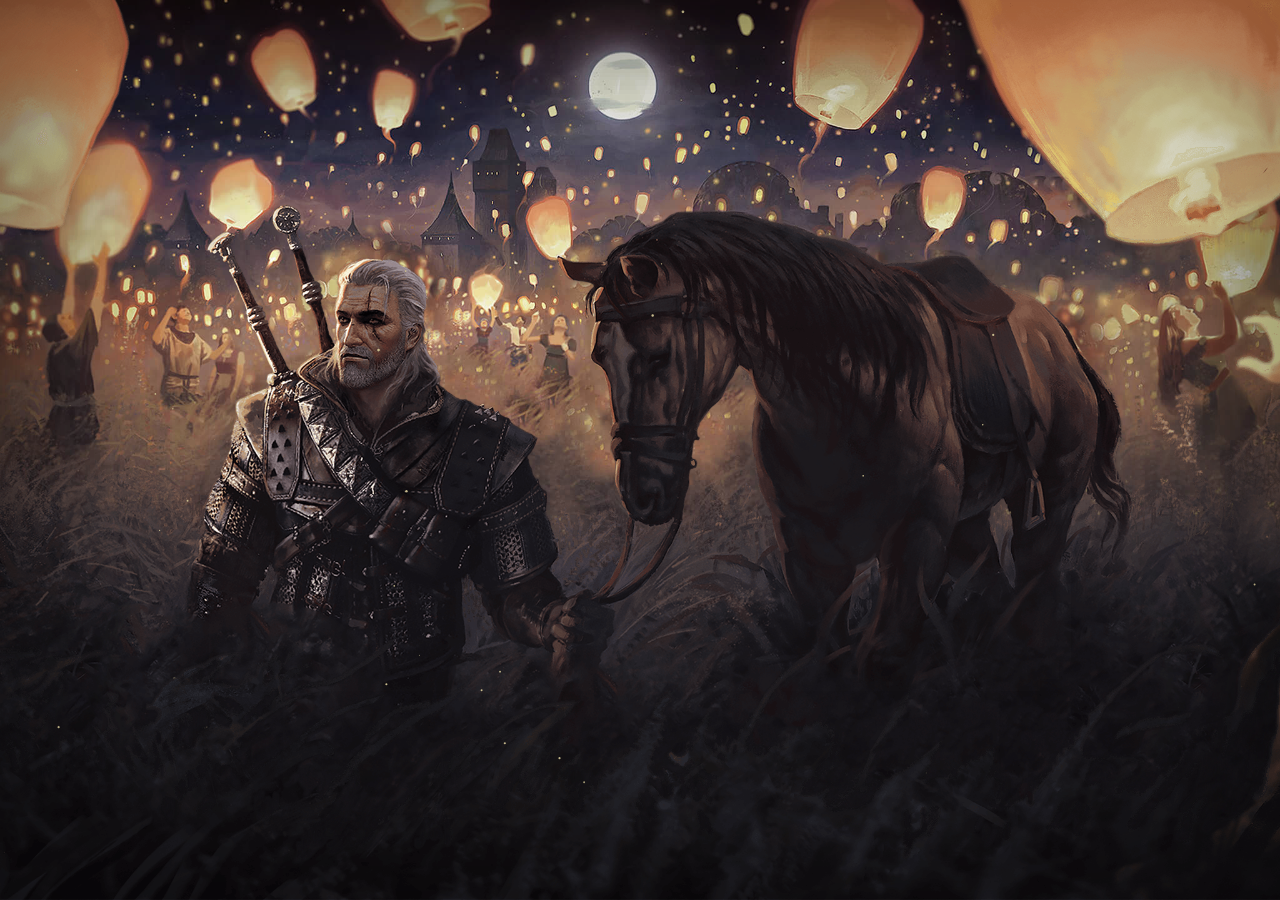
<file: index.html>
<!DOCTYPE html><html><head><meta charset="utf-8"><title>The Witcher Parallax</title><meta http-equiv="X-UA-Compatible" content="IE=edge"><meta name="viewport" content="width=device-width,initial-scale=1,maximum-scale=1"><link rel="shortcut icon" href="./assets/icons/favicon.ico" type="image/x-icon"><link rel="stylesheet" href="css/main.min.css"></head><body class="body"><div class="swiper slider"><div class="swiper-wrapper wrapper"><div class="swiper-slide item"><div class="layer back1" data-swiper-parallax="40%"></div><div class="layer middle1" data-swiper-parallax="27%"></div><canvas class="particles layer" data-swiper-parallax="16%" data-color="#C8BC8E"></canvas><div class="layer front1" data-swiper-parallax="16%"></div></div><div class="swiper-slide item"><div class="layer back2" data-swiper-parallax="40%"></div><div class="layer geralt" data-swiper-parallax="27%"></div><div class="layer yennefer" data-swiper-parallax="25%"></div><canvas class="particles layer" data-swiper-parallax="16%" data-color="#A1AFD4"></canvas><div class="layer front2" data-swiper-parallax="16%"></div></div><div class="swiper-slide item"><div class="layer back3" data-swiper-parallax="40%"></div><div class="layer middle3" data-swiper-parallax="35%"></div><div class="layer ciri" data-swiper-parallax="27%"></div><canvas class="particles layer" data-swiper-parallax="16%" data-color="#E0C09A"></canvas><div class="layer front3" data-swiper-parallax="16%"></div></div></div></div><script src="js/common.min.js"></script></body></html>
</file>
<file: css/main.min.css>
@font-face{font-family:swiper-icons;src:url('data:application/font-woff;charset=utf-8;base64, [base64]//wADZ2x5ZgAAAywAAADMAAAD2MHtryVoZWFkAAABbAAAADAAAAA2E2+eoWhoZWEAAAGcAAAAHwAAACQC9gDzaG10eAAAAigAAAAZAAAArgJkABFsb2NhAAAC0AAAAFoAAABaFQAUGG1heHAAAAG8AAAAHwAAACAAcABAbmFtZQAAA/gAAAE5AAACXvFdBwlwb3N0AAAFNAAAAGIAAACE5s74hXjaY2BkYGAAYpf5Hu/j+W2+MnAzMYDAzaX6QjD6/4//Bxj5GA8AuRwMYGkAPywL13jaY2BkYGA88P8Agx4j+/8fQDYfA1AEBWgDAIB2BOoAeNpjYGRgYNBh4GdgYgABEMnIABJzYNADCQAACWgAsQB42mNgYfzCOIGBlYGB0YcxjYGBwR1Kf2WQZGhhYGBiYGVmgAFGBiQQkOaawtDAoMBQxXjg/wEGPcYDDA4wNUA2CCgwsAAAO4EL6gAAeNpj2M0gyAACqxgGNWBkZ2D4/wMA+xkDdgAAAHjaY2BgYGaAYBkGRgYQiAHyGMF8FgYHIM3DwMHABGQrMOgyWDLEM1T9/w8UBfEMgLzE////P/5//f/V/xv+r4eaAAeMbAxwIUYmIMHEgKYAYjUcsDAwsLKxc3BycfPw8jEQA/[base64]/uznmfPFBNODM2K7MTQ45YEAZqGP81AmGGcF3iPqOop0r1SPTaTbVkfUe4HXj97wYE+yNwWYxwWu4v1ugWHgo3S1XdZEVqWM7ET0cfnLGxWfkgR42o2PvWrDMBSFj/IHLaF0zKjRgdiVMwScNRAoWUoH78Y2icB/yIY09An6AH2Bdu/UB+yxopYshQiEvnvu0dURgDt8QeC8PDw7Fpji3fEA4z/PEJ6YOB5hKh4dj3EvXhxPqH/SKUY3rJ7srZ4FZnh1PMAtPhwP6fl2PMJMPDgeQ4rY8YT6Gzao0eAEA409DuggmTnFnOcSCiEiLMgxCiTI6Cq5DZUd3Qmp10vO0LaLTd2cjN4fOumlc7lUYbSQcZFkutRG7g6JKZKy0RmdLY680CDnEJ+UMkpFFe1RN7nxdVpXrC4aTtnaurOnYercZg2YVmLN/d/gczfEimrE/fs/bOuq29Zmn8tloORaXgZgGa78yO9/cnXm2BpaGvq25Dv9S4E9+5SIc9PqupJKhYFSSl47+Qcr1mYNAAAAeNptw0cKwkAAAMDZJA8Q7OUJvkLsPfZ6zFVERPy8qHh2YER+3i/BP83vIBLLySsoKimrqKqpa2hp6+jq6RsYGhmbmJqZSy0sraxtbO3sHRydnEMU4uR6yx7JJXveP7WrDycAAAAAAAH//wACeNpjYGRgYOABYhkgZgJCZgZNBkYGLQZtIJsFLMYAAAw3ALgAeNolizEKgDAQBCchRbC2sFER0YD6qVQiBCv/H9ezGI6Z5XBAw8CBK/m5iQQVauVbXLnOrMZv2oLdKFa8Pjuru2hJzGabmOSLzNMzvutpB3N42mNgZGBg4GKQYzBhYMxJLMlj4GBgAYow/P/PAJJhLM6sSoWKfWCAAwDAjgbRAAB42mNgYGBkAIIbCZo5IPrmUn0hGA0AO8EFTQAA');font-weight:400;font-style:normal}:root{--swiper-theme-color:#007aff}.swiper{margin-left:auto;margin-right:auto;position:relative;overflow:hidden;list-style:none;padding:0;z-index:1}.swiper-vertical>.swiper-wrapper{flex-direction:column}.swiper-wrapper{position:relative;width:100%;height:100%;z-index:1;display:flex;transition-property:transform;box-sizing:content-box}.swiper-android .swiper-slide,.swiper-wrapper{transform:translate3d(0,0,0)}.swiper-pointer-events{touch-action:pan-y}.swiper-pointer-events.swiper-vertical{touch-action:pan-x}.swiper-slide{flex-shrink:0;width:100%;height:100%;position:relative;transition-property:transform}.swiper-slide-invisible-blank{visibility:hidden}.swiper-autoheight,.swiper-autoheight .swiper-slide{height:auto}.swiper-autoheight .swiper-wrapper{align-items:flex-start;transition-property:transform,height}.swiper-backface-hidden .swiper-slide{transform:translateZ(0);-webkit-backface-visibility:hidden;backface-visibility:hidden}.swiper-3d,.swiper-3d.swiper-css-mode .swiper-wrapper{perspective:1200px}.swiper-3d .swiper-cube-shadow,.swiper-3d .swiper-slide,.swiper-3d .swiper-slide-shadow,.swiper-3d .swiper-slide-shadow-bottom,.swiper-3d .swiper-slide-shadow-left,.swiper-3d .swiper-slide-shadow-right,.swiper-3d .swiper-slide-shadow-top,.swiper-3d .swiper-wrapper{transform-style:preserve-3d}.swiper-3d .swiper-slide-shadow,.swiper-3d .swiper-slide-shadow-bottom,.swiper-3d .swiper-slide-shadow-left,.swiper-3d .swiper-slide-shadow-right,.swiper-3d .swiper-slide-shadow-top{position:absolute;left:0;top:0;width:100%;height:100%;pointer-events:none;z-index:10}.swiper-3d .swiper-slide-shadow{background:rgba(0,0,0,.15)}.swiper-3d .swiper-slide-shadow-left{background-image:linear-gradient(to left,rgba(0,0,0,.5),rgba(0,0,0,0))}.swiper-3d .swiper-slide-shadow-right{background-image:linear-gradient(to right,rgba(0,0,0,.5),rgba(0,0,0,0))}.swiper-3d .swiper-slide-shadow-top{background-image:linear-gradient(to top,rgba(0,0,0,.5),rgba(0,0,0,0))}.swiper-3d .swiper-slide-shadow-bottom{background-image:linear-gradient(to bottom,rgba(0,0,0,.5),rgba(0,0,0,0))}.swiper-css-mode>.swiper-wrapper{overflow:auto;scrollbar-width:none;-ms-overflow-style:none}.swiper-css-mode>.swiper-wrapper::-webkit-scrollbar{display:none}.swiper-css-mode>.swiper-wrapper>.swiper-slide{scroll-snap-align:start start}.swiper-horizontal.swiper-css-mode>.swiper-wrapper{scroll-snap-type:x mandatory}.swiper-vertical.swiper-css-mode>.swiper-wrapper{scroll-snap-type:y mandatory}.swiper-centered>.swiper-wrapper::before{content:'';flex-shrink:0;order:9999}.swiper-centered.swiper-horizontal>.swiper-wrapper>.swiper-slide:first-child{margin-inline-start:var(--swiper-centered-offset-before)}.swiper-centered.swiper-horizontal>.swiper-wrapper::before{height:100%;min-height:1px;width:var(--swiper-centered-offset-after)}.swiper-centered.swiper-vertical>.swiper-wrapper>.swiper-slide:first-child{margin-block-start:var(--swiper-centered-offset-before)}.swiper-centered.swiper-vertical>.swiper-wrapper::before{width:100%;min-width:1px;height:var(--swiper-centered-offset-after)}.swiper-centered>.swiper-wrapper>.swiper-slide{scroll-snap-align:center center}.swiper-virtual .swiper-slide{-webkit-backface-visibility:hidden;transform:translateZ(0)}.swiper-virtual.swiper-css-mode .swiper-wrapper::after{content:'';position:absolute;left:0;top:0;pointer-events:none}.swiper-virtual.swiper-css-mode.swiper-horizontal .swiper-wrapper::after{height:1px;width:var(--swiper-virtual-size)}.swiper-virtual.swiper-css-mode.swiper-vertical .swiper-wrapper::after{width:1px;height:var(--swiper-virtual-size)}:root{--swiper-navigation-size:44px}.swiper-button-next,.swiper-button-prev{position:absolute;top:50%;width:calc(var(--swiper-navigation-size)/ 44 * 27);height:var(--swiper-navigation-size);margin-top:calc(0px - (var(--swiper-navigation-size)/ 2));z-index:10;cursor:pointer;display:flex;align-items:center;justify-content:center;color:var(--swiper-navigation-color,var(--swiper-theme-color))}.swiper-button-next.swiper-button-disabled,.swiper-button-prev.swiper-button-disabled{opacity:.35;cursor:auto;pointer-events:none}.swiper-button-next.swiper-button-hidden,.swiper-button-prev.swiper-button-hidden{opacity:0;cursor:auto;pointer-events:none}.swiper-navigation-disabled .swiper-button-next,.swiper-navigation-disabled .swiper-button-prev{display:none!important}.swiper-button-next:after,.swiper-button-prev:after{font-family:swiper-icons;font-size:var(--swiper-navigation-size);text-transform:none!important;letter-spacing:0;font-variant:initial;line-height:1}.swiper-button-prev,.swiper-rtl .swiper-button-next{left:10px;right:auto}.swiper-button-prev:after,.swiper-rtl .swiper-button-next:after{content:'prev'}.swiper-button-next,.swiper-rtl .swiper-button-prev{right:10px;left:auto}.swiper-button-next:after,.swiper-rtl .swiper-button-prev:after{content:'next'}.swiper-button-lock{display:none}.swiper-pagination{position:absolute;text-align:center;transition:.3s opacity;transform:translate3d(0,0,0);z-index:10}.swiper-pagination.swiper-pagination-hidden{opacity:0}.swiper-pagination-disabled>.swiper-pagination,.swiper-pagination.swiper-pagination-disabled{display:none!important}.swiper-horizontal>.swiper-pagination-bullets,.swiper-pagination-bullets.swiper-pagination-horizontal,.swiper-pagination-custom,.swiper-pagination-fraction{bottom:10px;left:0;width:100%}.swiper-pagination-bullets-dynamic{overflow:hidden;font-size:0}.swiper-pagination-bullets-dynamic .swiper-pagination-bullet{transform:scale(.33);position:relative}.swiper-pagination-bullets-dynamic .swiper-pagination-bullet-active{transform:scale(1)}.swiper-pagination-bullets-dynamic .swiper-pagination-bullet-active-main{transform:scale(1)}.swiper-pagination-bullets-dynamic .swiper-pagination-bullet-active-prev{transform:scale(.66)}.swiper-pagination-bullets-dynamic .swiper-pagination-bullet-active-prev-prev{transform:scale(.33)}.swiper-pagination-bullets-dynamic .swiper-pagination-bullet-active-next{transform:scale(.66)}.swiper-pagination-bullets-dynamic .swiper-pagination-bullet-active-next-next{transform:scale(.33)}.swiper-pagination-bullet{width:var(--swiper-pagination-bullet-width,var(--swiper-pagination-bullet-size,8px));height:var(--swiper-pagination-bullet-height,var(--swiper-pagination-bullet-size,8px));display:inline-block;border-radius:50%;background:var(--swiper-pagination-bullet-inactive-color,#000);opacity:var(--swiper-pagination-bullet-inactive-opacity,.2)}button.swiper-pagination-bullet{border:none;margin:0;padding:0;box-shadow:none;-webkit-appearance:none;appearance:none}.swiper-pagination-clickable .swiper-pagination-bullet{cursor:pointer}.swiper-pagination-bullet:only-child{display:none!important}.swiper-pagination-bullet-active{opacity:var(--swiper-pagination-bullet-opacity,1);background:var(--swiper-pagination-color,var(--swiper-theme-color))}.swiper-pagination-vertical.swiper-pagination-bullets,.swiper-vertical>.swiper-pagination-bullets{right:10px;top:50%;transform:translate3d(0,-50%,0)}.swiper-pagination-vertical.swiper-pagination-bullets .swiper-pagination-bullet,.swiper-vertical>.swiper-pagination-bullets .swiper-pagination-bullet{margin:var(--swiper-pagination-bullet-vertical-gap,6px) 0;display:block}.swiper-pagination-vertical.swiper-pagination-bullets.swiper-pagination-bullets-dynamic,.swiper-vertical>.swiper-pagination-bullets.swiper-pagination-bullets-dynamic{top:50%;transform:translateY(-50%);width:8px}.swiper-pagination-vertical.swiper-pagination-bullets.swiper-pagination-bullets-dynamic .swiper-pagination-bullet,.swiper-vertical>.swiper-pagination-bullets.swiper-pagination-bullets-dynamic .swiper-pagination-bullet{display:inline-block;transition:.2s transform,.2s top}.swiper-horizontal>.swiper-pagination-bullets .swiper-pagination-bullet,.swiper-pagination-horizontal.swiper-pagination-bullets .swiper-pagination-bullet{margin:0 var(--swiper-pagination-bullet-horizontal-gap,4px)}.swiper-horizontal>.swiper-pagination-bullets.swiper-pagination-bullets-dynamic,.swiper-pagination-horizontal.swiper-pagination-bullets.swiper-pagination-bullets-dynamic{left:50%;transform:translateX(-50%);white-space:nowrap}.swiper-horizontal>.swiper-pagination-bullets.swiper-pagination-bullets-dynamic .swiper-pagination-bullet,.swiper-pagination-horizontal.swiper-pagination-bullets.swiper-pagination-bullets-dynamic .swiper-pagination-bullet{transition:.2s transform,.2s left}.swiper-horizontal.swiper-rtl>.swiper-pagination-bullets-dynamic .swiper-pagination-bullet{transition:.2s transform,.2s right}.swiper-pagination-progressbar{background:rgba(0,0,0,.25);position:absolute}.swiper-pagination-progressbar .swiper-pagination-progressbar-fill{background:var(--swiper-pagination-color,var(--swiper-theme-color));position:absolute;left:0;top:0;width:100%;height:100%;transform:scale(0);transform-origin:left top}.swiper-rtl .swiper-pagination-progressbar .swiper-pagination-progressbar-fill{transform-origin:right top}.swiper-horizontal>.swiper-pagination-progressbar,.swiper-pagination-progressbar.swiper-pagination-horizontal,.swiper-pagination-progressbar.swiper-pagination-vertical.swiper-pagination-progressbar-opposite,.swiper-vertical>.swiper-pagination-progressbar.swiper-pagination-progressbar-opposite{width:100%;height:4px;left:0;top:0}.swiper-horizontal>.swiper-pagination-progressbar.swiper-pagination-progressbar-opposite,.swiper-pagination-progressbar.swiper-pagination-horizontal.swiper-pagination-progressbar-opposite,.swiper-pagination-progressbar.swiper-pagination-vertical,.swiper-vertical>.swiper-pagination-progressbar{width:4px;height:100%;left:0;top:0}.swiper-pagination-lock{display:none}.swiper-scrollbar{border-radius:10px;position:relative;-ms-touch-action:none;background:rgba(0,0,0,.1)}.swiper-scrollbar-disabled>.swiper-scrollbar,.swiper-scrollbar.swiper-scrollbar-disabled{display:none!important}.swiper-horizontal>.swiper-scrollbar,.swiper-scrollbar.swiper-scrollbar-horizontal{position:absolute;left:1%;bottom:3px;z-index:50;height:5px;width:98%}.swiper-scrollbar.swiper-scrollbar-vertical,.swiper-vertical>.swiper-scrollbar{position:absolute;right:3px;top:1%;z-index:50;width:5px;height:98%}.swiper-scrollbar-drag{height:100%;width:100%;position:relative;background:rgba(0,0,0,.5);border-radius:10px;left:0;top:0}.swiper-scrollbar-cursor-drag{cursor:move}.swiper-scrollbar-lock{display:none}.swiper-zoom-container{width:100%;height:100%;display:flex;justify-content:center;align-items:center;text-align:center}.swiper-zoom-container>canvas,.swiper-zoom-container>img,.swiper-zoom-container>svg{max-width:100%;max-height:100%;object-fit:contain}.swiper-slide-zoomed{cursor:move}.swiper-lazy-preloader{width:42px;height:42px;position:absolute;left:50%;top:50%;margin-left:-21px;margin-top:-21px;z-index:10;transform-origin:50%;box-sizing:border-box;border:4px solid var(--swiper-preloader-color,var(--swiper-theme-color));border-radius:50%;border-top-color:transparent}.swiper-watch-progress .swiper-slide-visible .swiper-lazy-preloader,.swiper:not(.swiper-watch-progress) .swiper-lazy-preloader{animation:swiper-preloader-spin 1s infinite linear}.swiper-lazy-preloader-white{--swiper-preloader-color:#fff}.swiper-lazy-preloader-black{--swiper-preloader-color:#000}@keyframes swiper-preloader-spin{0%{transform:rotate(0)}100%{transform:rotate(360deg)}}.swiper .swiper-notification{position:absolute;left:0;top:0;pointer-events:none;opacity:0;z-index:-1000}.swiper-free-mode>.swiper-wrapper{transition-timing-function:ease-out;margin:0 auto}.swiper-grid>.swiper-wrapper{flex-wrap:wrap}.swiper-grid-column>.swiper-wrapper{flex-wrap:wrap;flex-direction:column}.swiper-fade.swiper-free-mode .swiper-slide{transition-timing-function:ease-out}.swiper-fade .swiper-slide{pointer-events:none;transition-property:opacity}.swiper-fade .swiper-slide .swiper-slide{pointer-events:none}.swiper-fade .swiper-slide-active,.swiper-fade .swiper-slide-active .swiper-slide-active{pointer-events:auto}.swiper-cube{overflow:visible}.swiper-cube .swiper-slide{pointer-events:none;-webkit-backface-visibility:hidden;backface-visibility:hidden;z-index:1;visibility:hidden;transform-origin:0 0;width:100%;height:100%}.swiper-cube .swiper-slide .swiper-slide{pointer-events:none}.swiper-cube.swiper-rtl .swiper-slide{transform-origin:100% 0}.swiper-cube .swiper-slide-active,.swiper-cube .swiper-slide-active .swiper-slide-active{pointer-events:auto}.swiper-cube .swiper-slide-active,.swiper-cube .swiper-slide-next,.swiper-cube .swiper-slide-next+.swiper-slide,.swiper-cube .swiper-slide-prev{pointer-events:auto;visibility:visible}.swiper-cube .swiper-slide-shadow-bottom,.swiper-cube .swiper-slide-shadow-left,.swiper-cube .swiper-slide-shadow-right,.swiper-cube .swiper-slide-shadow-top{z-index:0;-webkit-backface-visibility:hidden;backface-visibility:hidden}.swiper-cube .swiper-cube-shadow{position:absolute;left:0;bottom:0;width:100%;height:100%;opacity:.6;z-index:0}.swiper-cube .swiper-cube-shadow:before{content:'';background:#000;position:absolute;left:0;top:0;bottom:0;right:0;filter:blur(50px)}.swiper-flip{overflow:visible}.swiper-flip .swiper-slide{pointer-events:none;-webkit-backface-visibility:hidden;backface-visibility:hidden;z-index:1}.swiper-flip .swiper-slide .swiper-slide{pointer-events:none}.swiper-flip .swiper-slide-active,.swiper-flip .swiper-slide-active .swiper-slide-active{pointer-events:auto}.swiper-flip .swiper-slide-shadow-bottom,.swiper-flip .swiper-slide-shadow-left,.swiper-flip .swiper-slide-shadow-right,.swiper-flip .swiper-slide-shadow-top{z-index:0;-webkit-backface-visibility:hidden;backface-visibility:hidden}.swiper-creative .swiper-slide{-webkit-backface-visibility:hidden;backface-visibility:hidden;overflow:hidden;transition-property:transform,opacity,height}.swiper-cards{overflow:visible}.swiper-cards .swiper-slide{transform-origin:center bottom;-webkit-backface-visibility:hidden;backface-visibility:hidden;overflow:hidden}/*! normalize.css v1.0.1 | MIT License | git.io/normalize */article,aside,details,figcaption,figure,footer,header,hgroup,nav,section,summary{display:block}audio,canvas,video{display:inline-block}audio:not([controls]){display:none;height:0}[hidden]{display:none}html{font-size:100%;-webkit-text-size-adjust:100%;-ms-text-size-adjust:100%}button,html,input,select,textarea{font-family:sans-serif}body{margin:0}a:focus{outline:thin dotted}a:active,a:hover{outline:0}h1{font-size:2em;margin:.67em 0}h2{font-size:1.5em;margin:.83em 0}h3{font-size:1.17em;margin:1em 0}h4{font-size:1em;margin:1.33em 0}h5{font-size:.83em;margin:1.67em 0}h6{font-size:.75em;margin:2.33em 0}abbr[title]{border-bottom:1px dotted}b,strong{font-weight:700}blockquote{margin:1em 40px}dfn{font-style:italic}mark{background:#ff0;color:#000}p,pre{margin:1em 0}code,kbd,pre,samp{font-family:monospace,serif;font-size:1em}pre{white-space:pre;white-space:pre-wrap;word-wrap:break-word}q{quotes:none}q:after,q:before{content:"";content:none}small{font-size:80%}sub,sup{font-size:75%;line-height:0;position:relative;vertical-align:baseline}sup{top:-.5em}sub{bottom:-.25em}dl,menu,ol,ul{margin:1em 0}dd{margin:0 0 0 40px}menu,ol,ul{padding:0 0 0 40px}nav ol,nav ul{list-style:none;list-style-image:none}img{border:0;-ms-interpolation-mode:bicubic}svg:not(:root){overflow:hidden}figure{margin:0}form{margin:0}fieldset{border:1px solid silver;margin:0 2px;padding:.35em .625em .75em}legend{border:0;padding:0;white-space:normal}button,input,select,textarea{font-size:100%;margin:0;vertical-align:baseline}button,input{line-height:normal}button,html input[type=button],input[type=reset],input[type=submit]{-webkit-appearance:button;cursor:pointer}button[disabled],input[disabled]{cursor:default}input[type=checkbox],input[type=radio]{-webkit-box-sizing:border-box;box-sizing:border-box;padding:0}input[type=search]{-webkit-appearance:textfield;-webkit-box-sizing:content-box;box-sizing:content-box}input[type=search]::-webkit-search-cancel-button,input[type=search]::-webkit-search-decoration{-webkit-appearance:none}button::-moz-focus-inner,input::-moz-focus-inner{border:0;padding:0}textarea{overflow:auto;vertical-align:top}table{border-collapse:collapse;border-spacing:0}*{margin:0;padding:0;-webkit-box-sizing:border-box;box-sizing:border-box;font-family:sans-serif}body,html{height:100%;background:#000}.slider{height:100%}.item{overflow:hidden}.wrapper{will-change:transform;-webkit-transform-style:preserve-3d;transform-style:preserve-3d}.back1{background:url(../assets/img/screen-1/back.jpg)}.middle1{background:url(../assets/img/screen-1/middle.png)}.front1{background:url(../assets/img/screen-1/front.png)}.back2{background:url(../assets/img/screen-2/back.jpg)}.front2{background:url(../assets/img/screen-2/front.png)}.geralt{background:url(../assets/img/screen-2/geralt.png)}.yennefer{background:url(../assets/img/screen-2/yennefer.png)}.back3{background:url(../assets/img/screen-3/back.jpg)}.middle3{background:url(../assets/img/screen-3/middle.png)}.front3{background:url(../assets/img/screen-3/front.png)}.ciri{background:url(../assets/img/screen-3/ciri.png)}.layer{position:absolute;inset:0;will-change:transform;background-repeat:no-repeat;background-position:center center;background-size:cover}.layer:active{cursor:-webkit-grabbing;cursor:grabbing}.layer::before{content:"";position:absolute;inset:0;z-index:100;-webkit-box-shadow:inset 0 0 200px rgba(0,0,0,.3);box-shadow:inset 0 0 200px rgba(0,0,0,.3)}
</file>
